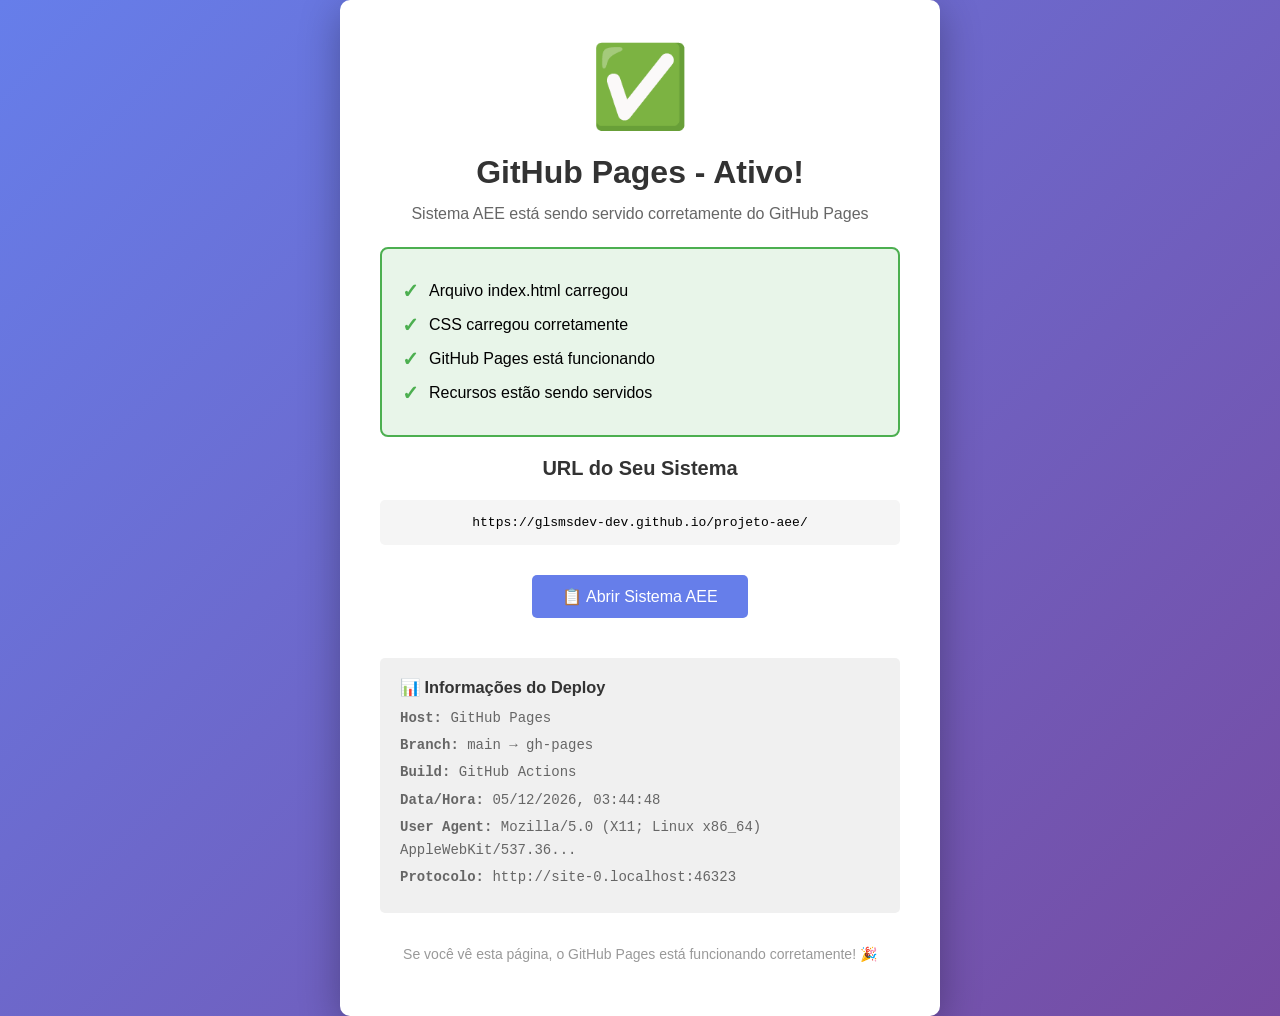
<file: github-pages-teste.html>
<!DOCTYPE html>
<html lang="pt-br">
<head>
  <meta charset="UTF-8">
  <meta name="viewport" content="width=device-width, initial-scale=1.0">
  <title>✅ GitHub Pages - Sistema AEE Ativo</title>
  <style>
    * { margin: 0; padding: 0; box-sizing: border-box; }
    body {
      font-family: -apple-system, BlinkMacSystemFont, 'Segoe UI', 'Roboto', sans-serif;
      background: linear-gradient(135deg, #667eea 0%, #764ba2 100%);
      min-height: 100vh;
      display: flex;
      align-items: center;
      justify-content: center;
    }
    .container {
      background: white;
      border-radius: 10px;
      box-shadow: 0 10px 40px rgba(0,0,0,0.3);
      padding: 40px;
      text-align: center;
      max-width: 600px;
    }
    .emoji { font-size: 80px; margin-bottom: 20px; }
    h1 { color: #333; margin-bottom: 10px; font-size: 32px; }
    p { color: #666; margin-bottom: 10px; line-height: 1.6; }
    .status {
      background: #e8f5e9;
      border: 2px solid #4caf50;
      border-radius: 8px;
      padding: 20px;
      margin: 20px 0;
      text-align: left;
    }
    .status-item {
      display: flex;
      align-items: center;
      margin: 10px 0;
      font-size: 16px;
    }
    .check { color: #4caf50; font-weight: bold; margin-right: 10px; font-size: 20px; }
    .url {
      background: #f5f5f5;
      padding: 15px;
      border-radius: 5px;
      margin: 20px 0;
      font-family: monospace;
      word-break: break-all;
    }
    .button {
      display: inline-block;
      background: #667eea;
      color: white;
      padding: 12px 30px;
      border-radius: 5px;
      text-decoration: none;
      margin: 10px 5px;
      font-size: 16px;
      cursor: pointer;
      border: none;
    }
    .button:hover { background: #764ba2; }
    .debug {
      background: #f0f0f0;
      padding: 20px;
      border-radius: 5px;
      margin-top: 30px;
      text-align: left;
      font-size: 14px;
    }
    .debug h3 { margin-bottom: 10px; color: #333; }
    .debug p { margin: 5px 0; color: #666; font-family: monospace; }
  </style>
</head>
<body>
  <div class="container">
    <div class="emoji">✅</div>
    <h1>GitHub Pages - Ativo!</h1>
    <p>Sistema AEE está sendo servido corretamente do GitHub Pages</p>
    
    <div class="status">
      <div class="status-item">
        <span class="check">✓</span>
        <span>Arquivo index.html carregou</span>
      </div>
      <div class="status-item">
        <span class="check">✓</span>
        <span>CSS carregou corretamente</span>
      </div>
      <div class="status-item">
        <span class="check">✓</span>
        <span>GitHub Pages está funcionando</span>
      </div>
      <div class="status-item">
        <span class="check">✓</span>
        <span>Recursos estão sendo servidos</span>
      </div>
    </div>

    <h2 style="font-size: 20px; margin: 20px 0; color: #333;">URL do Seu Sistema</h2>
    <div class="url">
      https://glsmsdev-dev.github.io/projeto-aee/
    </div>

    <div style="margin: 20px 0;">
      <a href="index.html" class="button">📋 Abrir Sistema AEE</a>
    </div>

    <div class="debug">
      <h3>📊 Informações do Deploy</h3>
      <p><strong>Host:</strong> GitHub Pages</p>
      <p><strong>Branch:</strong> main → gh-pages</p>
      <p><strong>Build:</strong> GitHub Actions</p>
      <p><strong>Data/Hora:</strong> <span id="timestamp"></span></p>
      <p><strong>User Agent:</strong> <span id="useragent"></span></p>
      <p><strong>Protocolo:</strong> <span id="protocol"></span></p>
    </div>

    <p style="margin-top: 30px; color: #999; font-size: 14px;">
      Se você vê esta página, o GitHub Pages está funcionando corretamente! 🎉
    </p>
  </div>

  <script>
    // Preencher informações de debug
    document.getElementById('timestamp').textContent = new Date().toLocaleString('pt-BR');
    document.getElementById('useragent').textContent = navigator.userAgent.substring(0, 50) + '...';
    document.getElementById('protocol').textContent = window.location.protocol + '//' + window.location.host;

    // Log no console
    console.log('✅ GitHub Pages - Sistema AEE ativo');
    console.log('URL:', window.location.href);
    console.log('Host:', window.location.host);
    console.log('Horário:', new Date().toLocaleString('pt-BR'));
  </script>
</body>
</html>
</file>
